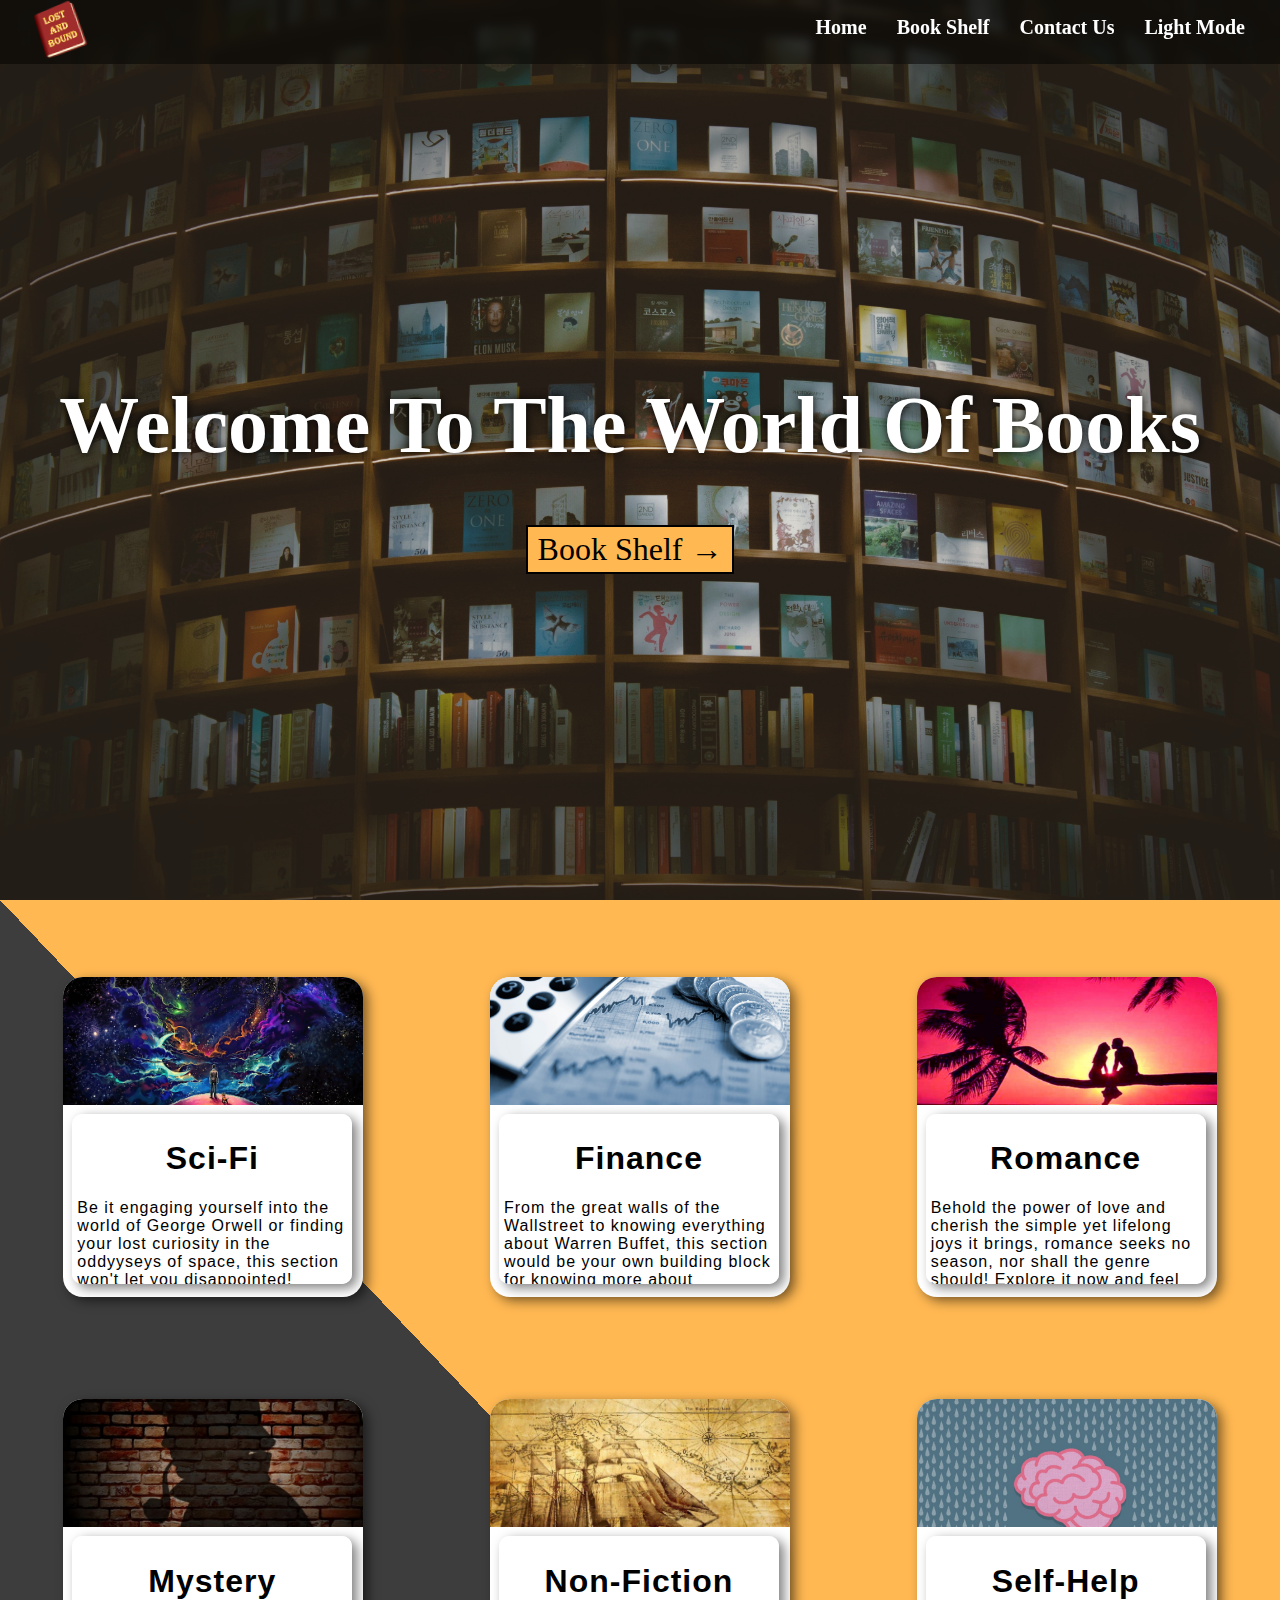
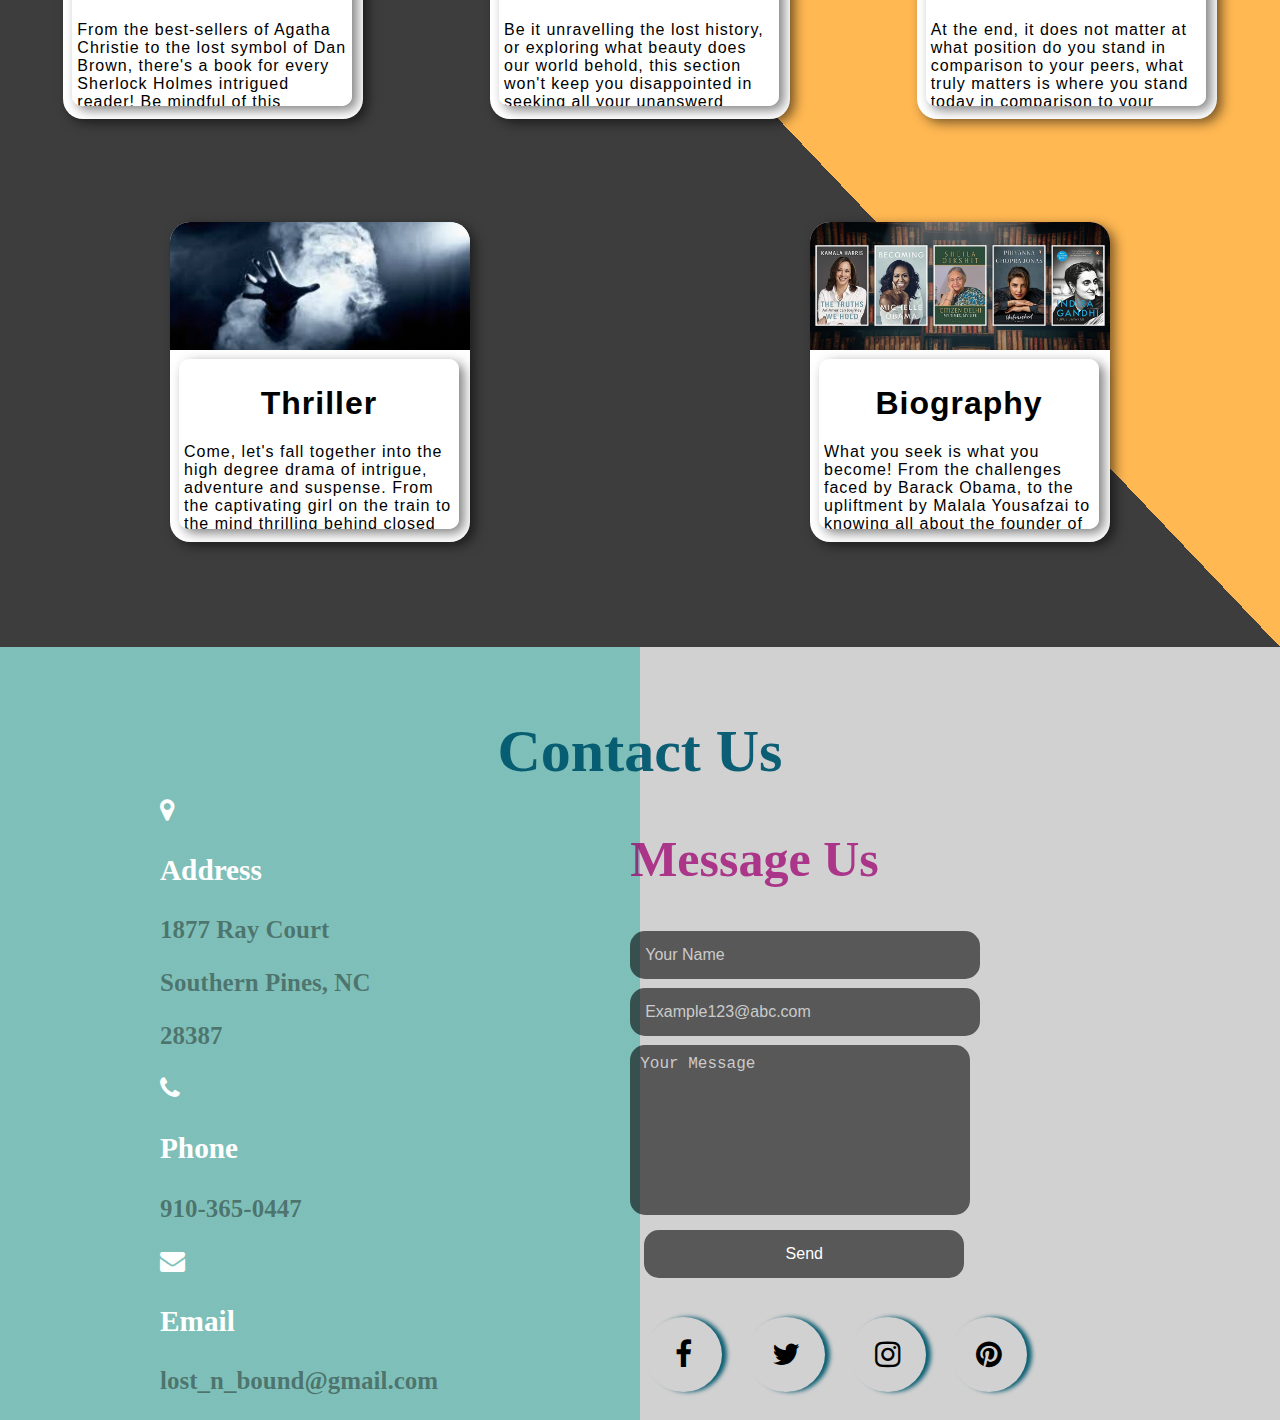
<file: index.html>
<!DOCTYPE html>
<html>
<head>
	<title>Lost And Bound</title>
	<link rel="icon" href="CSS, HTML, icons/favicon.ico" sizes="128x128">
	<meta name="viewport" content="width=device-width,initial-scale=1.0">
	<link rel="stylesheet" href="https://stackpath.bootstrapcdn.com/font-awesome/4.7.0/css/font-awesome.min.css"
		integrity="sha384-wvfXpqpZZVQGK6TAh5PVlGOfQNHSoD2xbE+QkPxCAFlNEevoEH3Sl0sibVcOQVnN" crossorigin="anonymous">
	<link rel="stylesheet" type="text/css" href="CSS, HTML, icons/Main.css">
</head>
<body>
	<!------------------------------------  HEADER STARTING -------------------------------------->
<header>
	<!-- logo for website -->
	<a href="#" ><img id="logo" src="CSS, HTML, icons/logo.png"></a>

	<!-- Navigation bar for home , main ,etc -->
	<ul id="nav">
		<li><a class="nav-btn" href="#home">Home</a></li>
		<li><a class="nav-btn" href="#categories">Book Shelf</a></li>
		<li><a class="nav-btn" href="#contact">Contact Us</a></li>
		<li onclick="toggleMode()">
			<a class="nav-btn dark-mode">Light Mode</a>
		</li>
	</ul>
	<button id="circle">| |</button>
</header>
	<!------------------------------------  HEADER ENDING -------------------------------------->

	<!------------------------------------  NAV-BAR SMALL FOR SMALLER DEVICES STARTING -------------------------------------->
<div>
	<ul class="nav-small"style="font-family: 'Georgia';">
		<li><a class="nav-btn" href="#home">Home</a></li>
		<li><a class="nav-btn" href="#categories">Book Shelf</a></li>
		<li><a class="nav-btn" href="#contact">Contact Us</a></li>
		<li onclick="toggleMode()">
			<a class="nav-btn dark-mode">Light Mode</a>
		</li>
	</ul>
</div>
	<!------------------------------------  NAV-BAR SMALL FOR SMALLER DEVICES ENDING -------------------------------------->

	<!--------------------------------------------------  HOME STARTING --------------------------------------------------->
<div id="bg">
	<div id="home">
		<h1>
			<center>
			Welcome To The World Of Books
			</center>
		</h1>
		<a href="#categories" class="about-btn">
			Book Shelf <span class="rarr">&rarr;</span>
		</a>
	</div>
</div>
<section id="categories">
	<div class="card">
		<a href="Second_Page/Sci_fi.html">
		<img src="ALL COVERS GENRES/sci fi.jpg" alt="books">
		<div class="card-content">
			<h1><center>Sci-Fi</center></h1>
			<p>Be it engaging yourself into the world of George Orwell or finding your lost curiosity in the oddyyseys of space, this section won't let you disappointed!</p>
		</div>
		</a>
	</div>
	<div class="card">
		<a href="Second_Page/Finance.html">
		<img src="ALL COVERS GENRES/finance.jpg" alt="books">
		<div class="card-content">
			<h1><center>Finance</center></h1>
			<p>From the great walls of the Wallstreet to knowing everything about Warren Buffet, this section would be your own building block for knowing more about investment and compounding.</p>
			
		</div>
		</a>
	</div>
	<div class="card">
		<a href="Second_Page/romance.html">
		<img src="ALL COVERS GENRES/romance.jpg" alt="books">
		<div class="card-content">
			<h1><center>Romance</center></h1>
			<p>Behold the power of love and cherish the simple yet lifelong joys it brings, romance seeks no season, nor shall the genre should! Explore it now and feel like autumn.</p>
		</div>
		</a>
	</div>
	<div class="card">
		<a href="Second_Page/Mystery.html">
		<img src="ALL COVERS GENRES/mystery.jpg" alt="books">
		<div class="card-content">
			<h1><center>Mystery</center></h1>
			<p>From the best-sellers of Agatha Christie to the lost symbol of Dan Brown, there's a book for every Sherlock Holmes intrigued reader! Be mindful of this section, it will make your time bound-less</p>
		</div>
		</a>
	</div>
	<div class="card">
		<a href="Second_Page/non_fiction.html">
		<img src="ALL COVERS GENRES/history.jpg" alt="books">
		<div class="card-content">
			<h1><center>Non-Fiction</center></h1>
			<p>Be it unravelling the lost history, or exploring what beauty does our world behold, this section won't keep you disappointed in seeking all your unanswerd curiosities. Explore the non fiction category now! </p>
		</div>
		</a>
	</div>
	<div class="card">
		<a href="Second_Page/self_help.html">
		<img src="ALL COVERS GENRES/self help.jfif" alt="books">
		<div class="card-content">
			<h1><center>Self-Help</center></h1>
			<p>At the end, it does not matter at what position do you stand in comparison to your peers, what truly matters is where you stand today in comparison to your earlier self. Behold and explore the world of self help in this section!</p>
		</div>
		</a>
	</div>
	<div class="card">
		<a href="Second_Page/thriller.html">
		<img src="ALL COVERS GENRES/thriller.jfif"alt="books">
		<div class="card-content">
			<h1><center>Thriller</center></h1>
			<p>Come, let's fall together into the high degree drama of intrigue, adventure and suspense. From the captivating girl on the train to the mind thrilling behind closed doors, this section would subsitute for all your lost goosebumps!</p>
		</div>
		</a>
	</div>
	<div class="card">
		<a href="Second_Page/biography.html">
			<img src="ALL COVERS GENRES/biographies.jpg"
				alt="books">
			<div class="card-content">
				<h1><center>Biography</center></h1>
			<p>What you seek is what you become! From the challenges faced by Barack Obama, to the upliftment by Malala Yousafzai to knowing all about the founder of Apple and epitome of technology, Steve Jobs. This section has got you covered! </p>
			</div>
		</a>
	</div>
</section>
	<!---------------------------------------------  HOME ENDING ----------------------------------------------->

	<!---------------------------------------------  Contact STARTING ----------------------------------------------->
<section id="contact">
	<div id="contact-heading">
		<h1>Contact Us</h1>
	</div>
	<div class="contact-content">
		<div class="contact-info">
			<div class="contactInfoBox">
				<div class="box">
					<div class="icon">
						<i class="fa fa-map-marker"></i>
					</div>
					<div class="text">
						<h3 class="c-type">Address</h3>
						<p class="contact_info">1877 Ray Court</p>
						<p class="contact_info">Southern Pines, NC</p>
						<p class="contact_info">28387</p>
					</div>
				</div>
				<div class="box">
					<div class="icon">
						<i class="fa fa-phone"></i>
					</div>
					<div class="text">
						<h3 class="c-type">Phone</h3>
						<p class="contact_info">910-365-0447</p>
					</div>
				</div>
				<div class="box">
					<div class="icon">
						<i class="fa fa-envelope"></i>
					</div>
					<div class="text">
						<h3 class="c-type">Email</h3>
						<p class="contact_info">lost_n_bound@gmail.com</p>
					</div>
				</div>
			</div>
		</div>
		<!----------------- Form for Contacting ----------------->
		<div class="formBox">
			<form method="POST">
				<h1 id="mssg">Message Us</h1>
				<input type="text" name="" placeholder="Your Name " required="">
				<input type="email" name="" placeholder="Example123@abc.com" required="">
				<textarea name="" placeholder="Your Message" required=""></textarea>
				<input type="submit" value="Send">
			</form>
		</div>
		<!------------------- Media Icons ----------------->
		<div class="social">
			<a href="#"><i class="fa fa-facebook" style="padding: 0 5px"></i></a>
			<a href="#"><i class="fa fa-twitter"></i></a>
			<a href="#"><i class="fa fa-instagram"></i></a>
			<a href="#"><i class="fa fa-pinterest"></i></a>
		</div>
	</div>
</section>
	<!----------------------------------------------- Contact ENDING ------------------------------------------------>

<script type="text/javascript" src="CSS, HTML, icons/Main.js"></script>
</body>
</html>
</file>
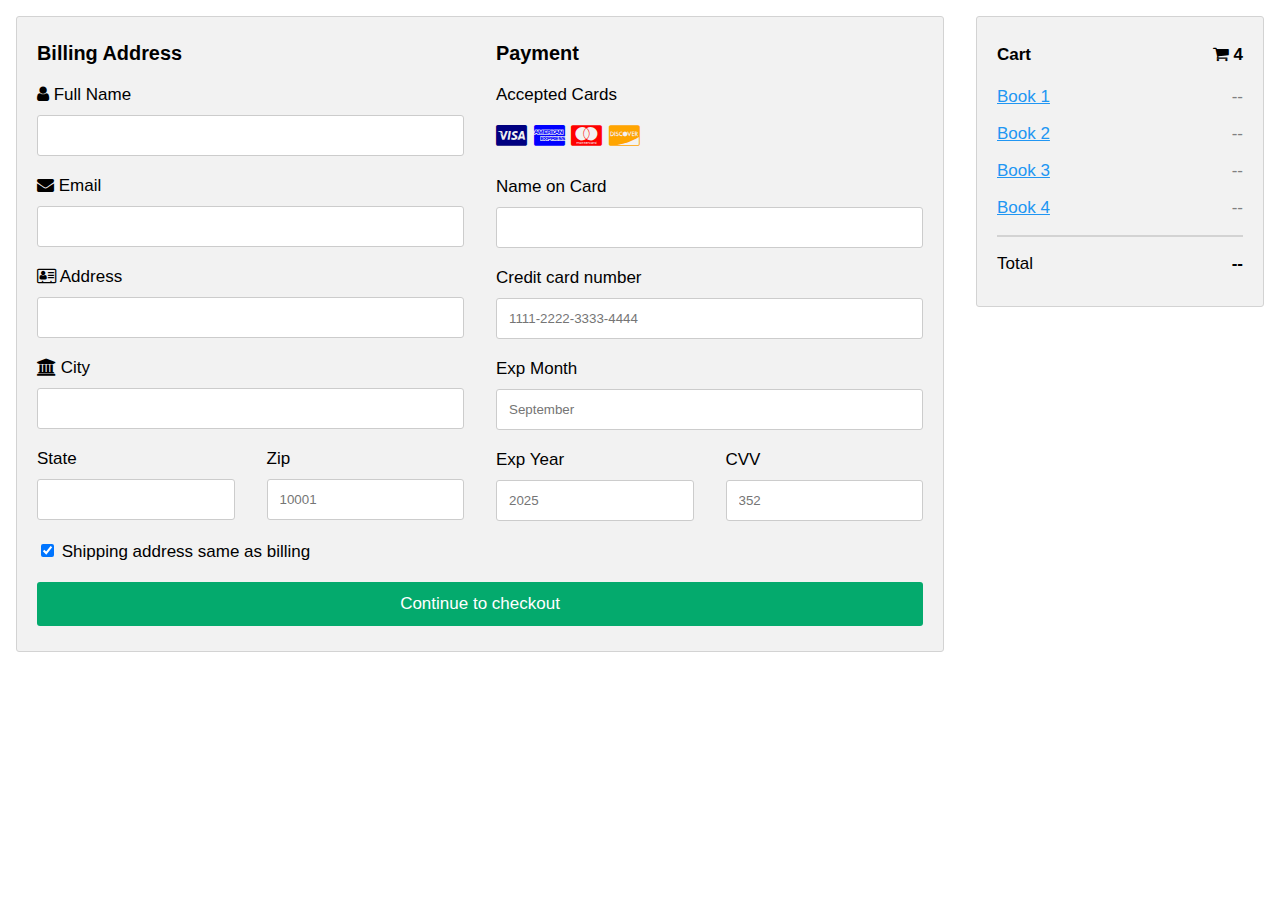
<file: Third_page/BuyBook.html>
<!DOCTYPE html>
<html>
<head>
<meta name="viewport" content="width=device-width, initial-scale=1">
<link rel="stylesheet" href="https://cdnjs.cloudflare.com/ajax/libs/font-awesome/4.7.0/css/font-awesome.min.css">
<style>
body {
  font-family: Arial;
  font-size: 17px;
  padding: 8px;
}

* {
  box-sizing: border-box;
}

.row {
  display: -ms-flexbox; /* IE10 */
  display: flex;
  -ms-flex-wrap: wrap; /* IE10 */
  flex-wrap: wrap;
  margin: 0 -16px;
}

.col-25 {
  -ms-flex: 25%; /* IE10 */
  flex: 25%;
}

.col-50 {
  -ms-flex: 50%; /* IE10 */
  flex: 50%;
}

.col-75 {
  -ms-flex: 75%; /* IE10 */
  flex: 75%;
}

.col-25,
.col-50,
.col-75 {
  padding: 0 16px;
}

.container {
  background-color: #f2f2f2;
  padding: 5px 20px 15px 20px;
  border: 1px solid lightgrey;
  border-radius: 3px;
}

input[type=text] {
  width: 100%;
  margin-bottom: 20px;
  padding: 12px;
  border: 1px solid #ccc;
  border-radius: 3px;
}

label {
  margin-bottom: 10px;
  display: block;
}

.icon-container {
  margin-bottom: 20px;
  padding: 7px 0;
  font-size: 24px;
}

.btn {
  background-color: #04AA6D;
  color: white;
  padding: 12px;
  margin: 10px 0;
  border: none;
  width: 100%;
  border-radius: 3px;
  cursor: pointer;
  font-size: 17px;
}

.btn:hover {
  background-color: #45a049;
}

a {
  color: #2196F3;
}

hr {
  border: 1px solid lightgrey;
}

span.price {
  float: right;
  color: grey;
}


@media (max-width: 800px) {
  .row {
    flex-direction: column-reverse;
  }
  .col-25 {
    margin-bottom: 20px;
  }
}
</style>
</head>
<body>


<div class="row">
  <div class="col-75">
    <div class="container">
      <form action="/action_page.php">
      
        <div class="row">
          <div class="col-50">
            <h3>Billing Address</h3>
            <label for="fname"><i class="fa fa-user"></i> Full Name</label>
            <input type="text" id="fname" name="firstname" placeholder="">
            <label for="email"><i class="fa fa-envelope"></i> Email</label>
            <input type="text" id="email" name="email" placeholder="">
            <label for="adr"><i class="fa fa-address-card-o"></i> Address</label>
            <input type="text" id="adr" name="address" placeholder="">
            <label for="city"><i class="fa fa-institution"></i> City</label>
            <input type="text" id="city" name="city" placeholder="">

            <div class="row">
              <div class="col-50">
                <label for="state">State</label>
                <input type="text" id="state" name="state" placeholder="">
              </div>
              <div class="col-50">
                <label for="zip">Zip</label>
                <input type="text" id="zip" name="zip" placeholder="10001">
              </div>
            </div>
          </div>

          <div class="col-50">
            <h3>Payment</h3>
            <label for="fname">Accepted Cards</label>
            <div class="icon-container">
              <i class="fa fa-cc-visa" style="color:navy;"></i>
              <i class="fa fa-cc-amex" style="color:blue;"></i>
              <i class="fa fa-cc-mastercard" style="color:red;"></i>
              <i class="fa fa-cc-discover" style="color:orange;"></i>
            </div>
            <label for="cname">Name on Card</label>
            <input type="text" id="cname" name="cardname" placeholder="">
            <label for="ccnum">Credit card number</label>
            <input type="text" id="ccnum" name="cardnumber" placeholder="1111-2222-3333-4444">
            <label for="expmonth">Exp Month</label>
            <input type="text" id="expmonth" name="expmonth" placeholder="September">
            <div class="row">
              <div class="col-50">
                <label for="expyear">Exp Year</label>
                <input type="text" id="expyear" name="expyear" placeholder="2025">
              </div>
              <div class="col-50">
                <label for="cvv">CVV</label>
                <input type="text" id="cvv" name="cvv" placeholder="352">
              </div>
            </div>
          </div>
          
        </div>
        <label>
          <input type="checkbox" checked="checked" name="sameadr"> Shipping address same as billing
        </label>
        <input type="submit" value="Continue to checkout" class="btn">
      </form>
    </div>
  </div>
  <div class="col-25">
    <div class="container">
      <h4>Cart <span class="price" style="color:black"><i class="fa fa-shopping-cart"></i> <b>4</b></span></h4>
      <p><a href="#">Book 1</a> <span class="price">--</span></p>
      <p><a href="#">Book 2</a> <span class="price">--</span></p>
      <p><a href="#">Book 3</a> <span class="price">--</span></p>
      <p><a href="#">Book 4</a> <span class="price">--</span></p>
      <hr>
      <p>Total <span class="price" style="color:black"><b>--</b></span></p>
    </div>
  </div>
</div>

</body>
</html>
</file>
<file: CSS, HTML, icons/Main.css>
/*************************************** CSS VARIABLES ***************************************/
body {
	margin: 0;
	padding: 0;
}

:root {
	--nav_bar_hover: #ffb852;
	--bg_light: #ffb852;
	--contact_input: rgb(0 0 0 / 58%);
}

/*************************************** CSS VARIABLES ***************************************/
html {
	scroll-behavior: smooth;
}

/*************************************** BODY CSS ***************************************/
body {
	/* defining the color of background */
	display: flex;
	flex-direction: column;
	flex-wrap: wrap;
	font-family: Cambria, Cochin, Georgia, Times, 'Times New Roman', serif;
	z-index: -10;
}

/* changing the style of scroll bar */
body::-webkit-scrollbar {
	width: 15px;
}

body::-webkit-scrollbar-track {
	background: white;
}

body::-webkit-scrollbar-thumb {
	background: grey;
}

/*************************************** BODY CSS ***************************************/

/*************************************** BACKGROUND COLOR ***************************************/
section {
	background-image: linear-gradient(to right top, #3d3d3d 50%, var(--bg_light) 50%);
	background-repeat: no-repeat;
	background-size: cover;
}

/*************************************** BACKGROUND COLOR ***************************************/

/*************************************** HEADER: LOGO, LINKS, NAVIGATION ***************************************/
header {
	width: 100%;
	position: fixed;
	display: flex;
	justify-content: space-between;
	background: #0007;
	backdrop-filter: blur(5px);
	z-index: 2;
	padding: 0 2rem;
}

a {
	text-decoration: none;
}

ul {
	list-style-type: none;
	display: flex;
}

#logo {
	/* logo in the top-left corner */
	height: 60px;
	width: 60px;
	transform: rotate(-5deg);
	z-index: -1;
}

/******************  NAVIGATION  ********************/
#nav a {
	margin-left: 1.5rem;
	font-size: 1.25rem;
	font-family: Cambria, Cochin, Georgia, Times, 'Times New Roman', serif;
	font-weight: bold;
	color: white;
	border: 3px solid;
	border-color: transparent;
	transition: all 0.2s;
	transition-timing-function: ease-in-out;
	z-index: -1;
}

#nav li:nth-child(4) {
	margin-right: 4rem;
}

#nav a:hover {
	cursor: pointer;
	color: var(--nav_bar_hover);
	border-color: var(--nav_bar_hover) transparent;
}

/********************  NAVIGATION  ***********************/
/*************************************** HEADER: LOGO, LINKS, NAVIGATION ***************************************/

/*************************************** NAVIGATION FOR SMALLER DEVICES ***************************************/
.nav-small {
	position: fixed;
	display: none;
	z-index: 1;
}

.nav-small li a {
	color: #3d3d3d;
}

.nav-bar-Toggled {
	font-size: 50px;
	font-weight: bold;
	margin-top: 0px;
	line-height: 80px;
	position: fixed;
	background-color: var(--bg_light);
	background-size: cover;
	display: flex;
	flex-direction: column;
	justify-content: center;
	align-items: center;
	height: 100vh;
	width: 100vw;
	z-index: 5;
}

#circle {
	height: 15px;
	display: none;
	border-radius: 50%;
	font-weight: bolder;
	padding: 0 0.5rem;
	padding-top: 0.4rem;
	padding-bottom: 1.3rem;
	border: 8px solid salmon;
	background-color: salmon;
	box-shadow: 0 0 5px salmon,
		0 0 10px salmon;
	margin-right: 4rem;
	margin-top: 10px;
	animation-name: circle-hue;
	animation-duration: 2s;
	animation-iteration-count: infinite;
	animation-timing-function: ease-in-out;
	cursor: pointer;
}

#circle:focus {
	outline: none;
}

@keyframes circle-hue {
	0% {
		filter: hue-rotate(0deg);
	}

	100% {
		filter: hue-rotate(360deg);

	}
}

@media only screen and (max-width:900px) {
	#nav {
		display: none;
	}

	#circle {
		display: block;
	}
}

/*************************************** NAVIGATION FOR SMALLER DEVICES ***************************************/

/*******************************************  NIGHT MODE   ********************************/
#box {
	height: 2rem;
	width: 4rem;
	border-radius: 30px;
	background-color: #ffffff8a;
}

#circl {
	cursor: pointer;
	font-size: 14px;
	height: 40px;
	width: 42px;
	margin-top: 10px;
	border-radius: 50%;
	background-color: var(--nav_bar_hover);
	box-shadow: 0 0 10px #383838;
	z-index: 10;
	padding-left: 5px;
	padding-top: 5px;
	font-weight: bold;
}

/*******************************************  NIGHT MODE   ********************************/

/******************************************** HOME *****************************/
#bg {
	background-image: url("../bg/7.jpg");
	background-size: cover;
	background-position: fixed;
	z-index: 1;
	height: 100vh;
	margin-left: -20px;
}

#home {
	display: flex;
	flex-direction: column;
	justify-content: center;
	align-items: center;
	min-height: 100vh;
	color: white;
	font-size: 40px;
	background-color: #7f6c5145;
}

#home h1 {
	text-shadow: 0 0 10px black;
}

.about-btn {
	color: black;
	background-color: var(--nav_bar_hover);
	font-size: 2rem;
	text-decoration: none;
	border: 2px solid black;
	padding: 4px 10px;
	transition: all 0.2s;
}

.about-btn:hover {
	scale: 1.05;
	background-color: white;
	border-color: white;
	border-radius: 7px;
	color: black;
	box-shadow: 0 0 5px inset black,
				0 0 10px inset black;
}

@media only screen and (max-width:849px) {
	#home h1 {
		word-wrap: break-word;
		width: 80vw;
	}

	.about-btn {
		color: black;
		background-color: rgba(240, 248, 255, 0.384);
	}

	.about-btn:visited {
		color: black;
	}
}

/******************************************** HOME *****************************/

/*************************************** CATEGORIES SECTION ***************************************/
#categories {
	display: flex;
	flex-wrap: wrap;
	justify-content: space-around;
	align-items: center;
	padding-bottom: 5rem;
}

#categories .card {
	/* responsive css for flip cards */
	cursor: pointer;
	height: 25vw;
	width: 300px;
	background: white;
	box-shadow: rgba(0, 0, 0, 0.5) 5px 4px 12px;
	margin-left: 2vw;
	margin-right: 2vw;
	margin-top: 6vw;
	border-radius: 20px;
	transition: all;
	transition-duration: 0.2s;
	margin-bottom: 2vw;
}

.card-content {
	margin-bottom: 10px;
	margin-top: 5px;
	color: black;
	letter-spacing: 1px;
	max-height: 50%;
	overflow-y: scroll;
	padding: 5px;
	margin-left: 3%;
	width: 90%;
	border-radius: 10px;
	background: white;
	box-shadow: rgba(0, 0, 0, 0.5) 5px 4px 12px;
	font-size: 16px;
	font-family: Arial;
}

.card-content::-webkit-scrollbar {
	width: 3px;
}

.card-content::-webkit-scrollbar-track {
	background: transparent;
}

.card-content::-webkit-scrollbar-thumb {
	background: transparent;
}

#categories .card:hover {
	transform: translateY(-15px);
}

.card img {
	border-top-left-radius: 20px;
	border-top-right-radius: 20px;
	height: 10vw;
	width: 300px;
	image-rendering: optimizeQuality;
	object-fit: cover;
	text-align: center;
}

/*************************************** categories SECTION ***************************************/


/********************************** CONTACT US SECTION ********************************/
.contact-content {
	margin-left: 20rem;
	color: rgb(255, 255, 255);
	font-size: 25px;
	display: flex;
	flex-direction: row;
}

h3 {
	color: rgb(255, 255, 255);
}

#contact-heading {
	margin-bottom: -30px;
	padding-top: 30px;
	text-align: center;
	font-size: 30px;
	color: rgba(1, 88, 110, 0.952);
}

/*********************** Form Box *************************/
.formBox {
	margin-left: 12rem;
	display: flex;
	flex-direction: column;
	align-items: center;
}

input {
	width: 30rem;
	padding: 15px;
	font-size: 16px;
	border: none;
	outline: none;
	background: var(--contact_input);
	color: white;
	margin-top: 1vh;
	border-radius: 15px;
}

textarea {
	width: 30.7em;
	min-height: 150px;
	padding: 10px;
	font-size: 16px;
	border: none;
	outline: none;
	background-color: var(--contact_input);
	margin-top: 1vh;
	color: white;
	resize: none;
	border-radius: 15px;
}

input::placeholder,
textarea::placeholder {
	color: rgba(255, 255, 255, 0.7);
}

.text {
	color: rgb(6 7 0 / 41%);
	font-weight: bold;
}

input[value="Send"] {
	cursor: pointer;
	margin-left: 1.1vw;
}

.formBox h1 {
	color: #9e006fbf;
}

#contact {
	background-image: linear-gradient(to right, rgb(0 128 116 / 50%)50%, rgb(0 0 0 / 18%) 50%);
}

/******************* Social Media Icons *********************/
.social a {
	display: inline-block;
	color: black;
	padding: 0 25px;
	line-height: 75px;
	font-size: larger;
	margin-right: 20px;
	margin-top: 20px;
	transition: all 0.2s ease-in-out;
	border-radius: 50%;
	box-shadow: 5px 0px 4px rgb(1 88 110 / 95%);
}

.social a:hover {
	transform: rotate(360deg);
}

@media screen and (max-width:1288px) {
	.contact-content{
		margin-left: 10rem;
	}
	.social {
		position: absolute;
		display: flex;
		flex-direction: row;
		margin-top: 500px;
		margin-left: 30vw;
	}

	.social a {
		margin-left: 5px;
	}

	input,
	textarea {
		width: 20rem;
	}

	.social {
		margin-left: 30rem;
	}
}

@media screen and (max-width:1024px) {
	#home h1 {
		font-size: 4rem;
	}

	#categories .card {
		height: auto;
		width: auto;
		padding: 0;
	}

	.card a {
		display: flex;
		padding: 0;
		margin: 0;
	}

	.card a img {
		height: auto;
		border-radius: 15px 0 0 15px;
	}

	.card .card-content {
		margin: 0;
	}

	.social a {
		scale: 0.7;
		margin-right: 0.5rem;
	}

	.contact-content {
		margin-left: 5rem;
	}
}

@media screen and (max-width:900px) {
	.formBox {
		margin-left: 5rem;
	}

	.social {
		margin-left: 22rem;
	}
}

@media screen and (max-width:500px) {

	.nav-bar-Toggled{
		padding-left: 0%;
		font-size: xx-large;
	}

	#bg,
	#home,
	section {
		margin: 0;
		width: 100vw;
	}

	#home h1 {
		font-size: 3rem;
		letter-spacing: 4px;
		word-spacing: 10px;
	}

	.about-btn {
		font-size: x-large;
	}

	.card a {
		display: block;
	}

	.card a img {
		height: 10rem;
		width: 100%;
		border-radius: 15px 15px 0 0;
	}

	.card .card-content {
		width: 300px;
		padding: 0 1rem;
	}

	.contact-content {
		margin-left: 1rem;
	}

	.contactInfoBox {
		font-size: small;
	}

	.contactInfoBox .box {
		margin-bottom: 3rem;
	}

	#mssg {
		display: none;
	}

	.social {
		position: relative;
		margin-top: 24rem;
		margin-left: -90vw;
	}

	.social a {
		text-align: center;
		padding: 0;
		width: 5rem;
		height: 5rem;
	}

	.formBox {
		margin-top: 3rem;
		margin-left: 3.5rem;
	}

	input,
	textarea {
		display: block;
		font-size: small;
		padding: 0.4rem;
		border-radius: 4px;
		width: 10rem;
	}
}

@media screen and (max-width:400px) {
	.formBox {
		margin-left: 2rem;
	}

	.social a {
		height: 4rem;
		width: 4rem;
	}
}

@media screen and (max-width:350px) {
	.formBox {
		margin-left: 0rem;
	}

	input,
	textarea {
		font-size: x-small;
		width: 8rem;
	}

	.social a {
		height: 4rem;
		width: 4rem;
	}
}
</file>
